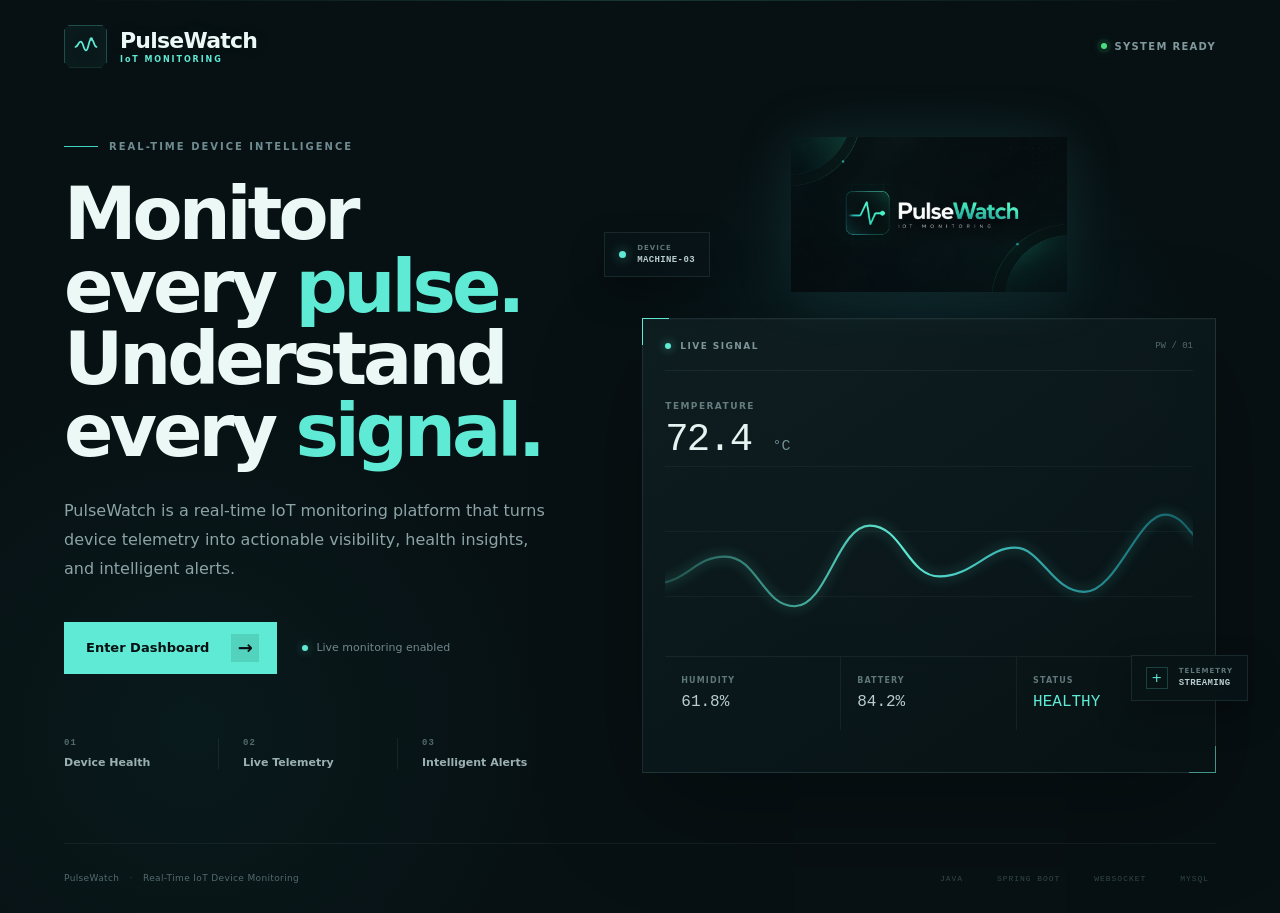
<file: src/main/resources/static/landing.html>
<!DOCTYPE html>
<html lang="en">

<head>
    <meta charset="UTF-8">
    <meta name="viewport" content="width=device-width, initial-scale=1.0">

    <title>PulseWatch | IoT Monitoring Platform</title>

    <link rel="stylesheet" href="css/landing.css">
</head>

<body>

    <!-- Background system grid -->
    <div class="background-grid"></div>

    <!-- Ambient visual elements -->
    <div class="ambient ambient-one"></div>
    <div class="ambient ambient-two"></div>


    <main class="landing-page">

        <!-- Navigation -->
        <nav class="landing-nav">

            <a href="/landing.html" class="brand">

                <div class="brand-mark">

                    <svg
                        viewBox="0 0 64 64"
                        aria-hidden="true">

                        <path
                            d="M8 34
                               C14 34 14 22 20 22
                               C26 22 26 42 32 42
                               C38 42 38 16 44 16
                               C50 16 50 34 56 34"
                            fill="none"
                            stroke="currentColor"
                            stroke-width="4"
                            stroke-linecap="round"
                            stroke-linejoin="round" />

                        <circle
                            cx="44"
                            cy="16"
                            r="4"
                            fill="currentColor" />

                    </svg>

                </div>

                <div class="brand-text">
                    <span class="brand-name">
                        PulseWatch
                    </span>

                    <span class="brand-subtitle">
                        IoT MONITORING
                    </span>
                </div>

            </a>


            <div class="nav-status">

                <span class="status-dot"></span>

                <span>
                    SYSTEM READY
                </span>

            </div>

        </nav>


        <!-- Hero -->
        <section class="hero">

            <div class="hero-content">

                <div class="eyebrow">

                    <span class="eyebrow-line"></span>

                    REAL-TIME DEVICE INTELLIGENCE

                </div>


                <h1>

                    Monitor every
                    <span class="accent-text">
                        pulse.
                    </span>

                    <br>

                    Understand every
                    <span class="accent-text">
                        signal.
                    </span>

                </h1>


                <p class="hero-description">

                    PulseWatch is a real-time IoT monitoring platform
                    that turns device telemetry into actionable
                    visibility, health insights, and intelligent alerts.

                </p>


                <div class="hero-actions">

                    <a
                        href="/dashboard.html"
                        class="primary-button">

                        <span>
                            Enter Dashboard
                        </span>

                        <span class="button-arrow">
                            →
                        </span>

                    </a>


                    <div class="secondary-info">

                        <span class="live-indicator"></span>

                        Live monitoring enabled

                    </div>

                </div>


                <!-- Product capabilities -->
                <div class="capabilities">

                    <div class="capability">

                        <span class="capability-number">
                            01
                        </span>

                        <span>
                            Device Health
                        </span>

                    </div>


                    <div class="capability">

                        <span class="capability-number">
                            02
                        </span>

                        <span>
                            Live Telemetry
                        </span>

                    </div>


                    <div class="capability">

                        <span class="capability-number">
                            03
                        </span>

                        <span>
                            Intelligent Alerts
                        </span>

                    </div>

                </div>

            </div>


            <!-- Monitoring visual -->
            <div class="hero-visual">

    <div class="brand-hero-logo">
        <img
            src="images/pulsewatch-logo.png"
            alt="PulseWatch — IoT Monitoring"
        >
    </div>

    <div class="visual-frame">

                    <div class="visual-header">

                        <div class="visual-title">

                            <span class="visual-status"></span>

                            LIVE SIGNAL

                        </div>

                        <span class="visual-id">
                            PW / 01
                        </span>

                    </div>


                    <div class="signal-area">

                        <div class="signal-label signal-label-top">
                            TEMPERATURE
                        </div>

                        <div class="signal-value">
                            72.4
                            <span>°C</span>
                        </div>


                        <svg
                            class="signal-wave"
                            viewBox="0 0 520 190"
                            preserveAspectRatio="none">

                            <defs>

                                <linearGradient
                                    id="signalGradient"
                                    x1="0%"
                                    y1="0%"
                                    x2="100%"
                                    y2="0%">

                                    <stop
                                        offset="0%"
                                        stop-color="#5eead4"
                                        stop-opacity="0.15" />

                                    <stop
                                        offset="45%"
                                        stop-color="#5eead4"
                                        stop-opacity="1" />

                                    <stop
                                        offset="100%"
                                        stop-color="#22d3ee"
                                        stop-opacity="0.3" />

                                </linearGradient>

                            </defs>


                            <path
                                class="wave-glow"
                                d="M0 125
                                   C35 125 40 100 70 100
                                   C100 100 105 145 135 145
                                   C165 145 175 72 205 72
                                   C235 72 240 118 270 118
                                   C300 118 315 92 340 92
                                   C365 92 375 132 405 132
                                   C435 132 455 62 480 62
                                   C500 62 505 88 520 88"
                            />

                            <path
                                class="wave"
                                d="M0 125
                                   C35 125 40 100 70 100
                                   C100 100 105 145 135 145
                                   C165 145 175 72 205 72
                                   C235 72 240 118 270 118
                                   C300 118 315 92 340 92
                                   C365 92 375 132 405 132
                                   C435 132 455 62 480 62
                                   C500 62 505 88 520 88"
                            />

                        </svg>


                        <div class="signal-grid-line line-one"></div>
                        <div class="signal-grid-line line-two"></div>
                        <div class="signal-grid-line line-three"></div>

                    </div>


                    <div class="visual-metrics">

                        <div>

                            <span>
                                HUMIDITY
                            </span>

                            <strong>
                                61.8%
                            </strong>

                        </div>


                        <div>

                            <span>
                                BATTERY
                            </span>

                            <strong>
                                84.2%
                            </strong>

                        </div>


                        <div>

                            <span>
                                STATUS
                            </span>

                            <strong class="healthy">
                                HEALTHY
                            </strong>

                        </div>

                    </div>

                </div>


                <!-- Floating telemetry indicator -->
                <div class="floating-node node-one">

                    <span class="node-pulse"></span>

                    <div>
                        <small>
                            DEVICE
                        </small>

                        <strong>
                            MACHINE-03
                        </strong>
                    </div>

                </div>


                <div class="floating-node node-two">

                    <span class="node-icon">
                        +
                    </span>

                    <div>
                        <small>
                            TELEMETRY
                        </small>

                        <strong>
                            STREAMING
                        </strong>
                    </div>

                </div>

            </div>

        </section>


        <!-- Bottom information -->
        <footer class="landing-footer">

            <div>
                PulseWatch
                <span>
                    ·
                </span>
                Real-Time IoT Device Monitoring
            </div>


            <div class="footer-right">

                <span>
                    JAVA
                </span>

                <span>
                    SPRING BOOT
                </span>

                <span>
                    WEBSOCKET
                </span>

                <span>
                    MYSQL
                </span>

            </div>

        </footer>

    </main>

</body>

</html>
</file>
<file: src/main/resources/static/css/landing.css>
/* =========================================================
   PULSEWATCH — LANDING PAGE
   Visual Foundation
   ========================================================= */


/* =========================
   RESET
   ========================= */

* {
    box-sizing: border-box;
    margin: 0;
    padding: 0;
}


html {
    scroll-behavior: smooth;
}


body {
    min-height: 100vh;
    background: #071013;
    color: #e7f4f2;
    font-family:
        Inter,
        ui-sans-serif,
        system-ui,
        -apple-system,
        BlinkMacSystemFont,
        "Segoe UI",
        sans-serif;

    overflow-x: hidden;
}


a {
    color: inherit;
    text-decoration: none;
}


/* =========================
   PAGE BACKGROUND
   ========================= */

.landing-page {
    position: relative;
    min-height: 100vh;
    overflow: hidden;

    background:
        radial-gradient(
            circle at 72% 42%,
            rgba(34, 211, 238, 0.08),
            transparent 28%
        ),
        radial-gradient(
            circle at 15% 80%,
            rgba(45, 212, 191, 0.05),
            transparent 30%
        ),
        #071013;
}


/* Technical grid */

.background-grid {
    position: fixed;
    inset: 0;

    pointer-events: none;

    background-image:
        linear-gradient(
            rgba(148, 163, 184, 0.035) 1px,
            transparent 1px
        ),
        linear-gradient(
            90deg,
            rgba(148, 163, 184, 0.035) 1px,
            transparent 1px
        );

    background-size: 54px 54px;

    mask-image:
        linear-gradient(
            to bottom,
            black 0%,
            rgba(0, 0, 0, 0.7) 65%,
            transparent 100%
        );
}


/* Ambient lights */

.ambient {
    position: absolute;

    border-radius: 50%;

    pointer-events: none;

    filter: blur(100px);
}


.ambient-one {
    width: 420px;
    height: 420px;

    right: -180px;
    top: 120px;

    background: rgba(34, 211, 238, 0.08);
}


.ambient-two {
    width: 300px;
    height: 300px;

    left: -150px;
    bottom: 40px;

    background: rgba(45, 212, 191, 0.05);
}


/* =========================
   MAIN CONTAINER
   ========================= */

.landing-page {
    padding: 0 5vw;
}


.landing-page::before {
    content: "";

    position: absolute;

    top: 0;
    left: 5vw;
    right: 5vw;

    height: 1px;

    background:
        linear-gradient(
            90deg,
            transparent,
            rgba(94, 234, 212, 0.18),
            transparent
        );
}


/* =========================
   NAVIGATION
   ========================= */

.landing-nav {
    position: relative;
    z-index: 10;

    max-width: 1440px;
    margin: 0 auto;

    min-height: 92px;

    display: flex;
    align-items: center;
    justify-content: space-between;
}


.brand {
    display: flex;
    align-items: center;
    gap: 13px;
}


.brand-mark {
    width: 43px;
    height: 43px;

    display: grid;
    place-items: center;

    color: #5eead4;

    border: 1px solid rgba(94, 234, 212, 0.25);

    background:
        rgba(94, 234, 212, 0.035);

    box-shadow:
        inset 0 0 25px rgba(94, 234, 212, 0.035);

    clip-path:
        polygon(
            12% 0,
            88% 0,
            100% 12%,
            100% 88%,
            88% 100%,
            12% 100%,
            0 88%,
            0 12%
        );
}


.brand-mark svg {
    width: 28px;
    height: 28px;
}


.brand-text {
    display: flex;
    flex-direction: column;
    gap: 2px;
}


.brand-name {
    font-size: 22px;
    font-weight: 750;
    letter-spacing: -0.035em;
    color: #ecf8f6;

     text-shadow:
        0 0 24px rgba(94, 234, 212, 0.08);
}


.brand-subtitle {
    font-size: 8px;
    font-weight: 650;
    letter-spacing: 0.24em;
    color:#5eead4;
}


.nav-status {
    display: flex;
    align-items: center;
    gap: 8px;

    font-size: 10px;
    font-weight: 600;
    letter-spacing: 0.13em;

    color: #7f999c;
}


.status-dot {
    width: 6px;
    height: 6px;

    border-radius: 50%;

    background: #4ade80;

    box-shadow:
        0 0 0 4px rgba(74, 222, 128, 0.07),
        0 0 12px rgba(74, 222, 128, 0.45);

    animation: statusPulse 2.5s ease-in-out infinite;
}


@keyframes statusPulse {

    0%,
    100% {
        opacity: 0.55;
    }

    50% {
        opacity: 1;
    }
}


/* =========================
   HERO
   ========================= */

.hero {
    position: relative;
    z-index: 2;

    max-width: 1440px;
    min-height: calc(100vh - 92px - 70px);

    margin: 0 auto;

    display: grid;
    grid-template-columns:
        minmax(0, 0.92fr)
        minmax(440px, 1.08fr);

    align-items: center;

    gap: clamp(50px, 7vw, 120px);

    padding:
        45px
        0
        70px;
}


.hero-content {
    max-width: 700px;
}


.eyebrow {
    display: flex;
    align-items: center;
    gap: 11px;

    margin-bottom: 26px;

    color: #6f8c90;

    font-size: 10px;
    font-weight: 700;

    letter-spacing: 0.2em;
}


.eyebrow-line {
    width: 34px;
    height: 1px;

    background: #3dd6c1;
}


.hero h1 {
    max-width: 720px;

    font-size:
        clamp(
            48px,
            5.7vw,
            82px
        );

    line-height: 0.99;

    letter-spacing: -0.055em;

    font-weight: 650;

    color: #ecf8f6;
}


.accent-text {
    color: #5eead4;
}


.hero-description {
    max-width: 580px;

    margin-top: 30px;

    color: #8da4a7;

    font-size: 16px;
    line-height: 1.8;
}


.hero-actions {
    display: flex;
    align-items: center;
    gap: 25px;

    margin-top: 38px;
}


.primary-button {
    min-height: 52px;

    display: inline-flex;
    align-items: center;
    gap: 22px;

    padding:
        0
        18px
        0
        22px;

    color: #061012;

    background: #5eead4;

    font-size: 13px;
    font-weight: 750;

    transition:
        transform 180ms ease,
        background 180ms ease,
        box-shadow 180ms ease;
}


.primary-button:hover {
    transform: translateY(-2px);

    background: #7af2df;

    box-shadow:
        0 12px 35px rgba(94, 234, 212, 0.12);
}


.button-arrow {
    width: 28px;
    height: 28px;

    display: grid;
    place-items: center;

    background: rgba(4, 34, 34, 0.12);

    font-size: 18px;

    transition:
        transform 180ms ease;
}


.primary-button:hover .button-arrow {
    transform: translateX(3px);
}


.secondary-info {
    display: flex;
    align-items: center;
    gap: 8px;

    color: #71888b;

    font-size: 11px;
}


.live-indicator {
    width: 6px;
    height: 6px;

    border-radius: 50%;

    background: #5eead4;

    box-shadow:
        0 0 10px rgba(94, 234, 212, 0.45);
}


/* =========================
   CAPABILITIES
   ========================= */

.capabilities {
    display: flex;
    gap: 0;

    margin-top: 64px;
}


.capability {
    min-width: 155px;

    display: flex;
    flex-direction: column;
    gap: 8px;

    padding-right: 24px;
    margin-right: 24px;

    border-right:
        1px solid rgba(125, 155, 158, 0.13);

    color: #9bb0b2;

    font-size: 11px;
    font-weight: 550;
}


.capability:last-child {
    border-right: none;
}


.capability-number {
    color: #526a6d;

    font-family:
        "SFMono-Regular",
        Consolas,
        monospace;

    font-size: 9px;
    letter-spacing: 0.12em;
}


/* =========================
   HERO VISUAL
   ========================= */

.hero-visual {
    position: relative;

    width: 100%;
    max-width: 660px;

    justify-self: end;
}


.visual-frame {
    position: relative;

    width: 100%;

    min-height: 455px;

    padding: 22px;

    border:
        1px solid rgba(118, 157, 160, 0.18);

    background:
        linear-gradient(
            145deg,
            rgba(15, 30, 33, 0.94),
            rgba(7, 18, 21, 0.92)
        );

    box-shadow:
        0 35px 100px rgba(0, 0, 0, 0.28),
        inset 0 1px 0 rgba(255, 255, 255, 0.025);
}


/* Frame corner markers */

.visual-frame::before,
.visual-frame::after {
    content: "";

    position: absolute;

    width: 26px;
    height: 26px;

    pointer-events: none;
}


.visual-frame::before {
    top: -1px;
    left: -1px;

    border-top: 1px solid #5eead4;
    border-left: 1px solid #5eead4;
}


.visual-frame::after {
    right: -1px;
    bottom: -1px;

    border-right: 1px solid rgba(94, 234, 212, 0.55);
    border-bottom: 1px solid rgba(94, 234, 212, 0.55);
}


.visual-header {
    display: flex;
    align-items: center;
    justify-content: space-between;

    padding-bottom: 19px;

    border-bottom:
        1px solid rgba(125, 155, 158, 0.1);
}


.visual-title {
    display: flex;
    align-items: center;
    gap: 9px;

    color: #7d9598;

    font-size: 9px;
    font-weight: 700;

    letter-spacing: 0.16em;
}


.visual-status {
    width: 6px;
    height: 6px;

    border-radius: 50%;

    background: #5eead4;

    box-shadow:
        0 0 10px rgba(94, 234, 212, 0.65);
}


.visual-id {
    color: #526a6d;

    font-family:
        "SFMono-Regular",
        Consolas,
        monospace;

    font-size: 9px;
}


/* =========================
   SIGNAL AREA
   ========================= */

.signal-area {
    position: relative;

    height: 285px;

    overflow: hidden;

    padding:
        30px
        0
        0;
}


.signal-label {
    position: relative;
    z-index: 2;

    color: #657d80;

    font-size: 9px;
    font-weight: 700;

    letter-spacing: 0.16em;
}


.signal-value {
    position: relative;
    z-index: 2;

    margin-top: 7px;

    color: #e4f4f1;

    font-family:
        "SFMono-Regular",
        Consolas,
        monospace;

    font-size: 39px;
    font-weight: 500;

    letter-spacing: -0.05em;
}


.signal-value span {
    color: #719094;

    font-size: 15px;

    letter-spacing: 0;
}


/* Signal grid */

.signal-grid-line {
    position: absolute;
    left: 0;
    right: 0;

    height: 1px;

    background:
        rgba(113, 144, 148, 0.08);
}


.line-one {
    top: 95px;
}


.line-two {
    top: 160px;
}


.line-three {
    top: 225px;
}


/* Signal waveform */

.signal-wave {
    position: absolute;

    left: -15px;
    right: -15px;
    bottom: 0;

    width: calc(100% + 30px);
    height: 210px;
}


.wave {
    fill: none;

    stroke:
        url(#signalGradient);

    stroke-width: 2;

    stroke-linecap: round;

    stroke-dasharray: 900;

    stroke-dashoffset: 0;

    animation:
        signalFlow 7s linear infinite;
}


.wave-glow {
    fill: none;

    stroke: rgba(94, 234, 212, 0.12);

    stroke-width: 8;

    stroke-linecap: round;

    filter: blur(5px);
}


@keyframes signalFlow {

    from {
        stroke-dashoffset: 0;
    }

    to {
        stroke-dashoffset: -900;
    }
}


/* =========================
   VISUAL METRICS
   ========================= */

.visual-metrics {
    display: grid;
    grid-template-columns: repeat(3, 1fr);

    border-top:
        1px solid rgba(125, 155, 158, 0.1);
}


.visual-metrics > div {
    display: flex;
    flex-direction: column;
    gap: 8px;

    padding:
        19px
        16px;

    border-right:
        1px solid rgba(125, 155, 158, 0.1);
}


.visual-metrics > div:last-child {
    border-right: none;
}


.visual-metrics span {
    color: #60777a;

    font-size: 8px;
    font-weight: 700;

    letter-spacing: 0.14em;
}


.visual-metrics strong {
    color: #b9cdcf;

    font-family:
        "SFMono-Regular",
        Consolas,
        monospace;

    font-size: 16px;

    font-weight: 500;
}


.visual-metrics .healthy {
    color: #5eead4;
}


/* =========================
   FLOATING NODES
   ========================= */

.floating-node {
    position: absolute;
    z-index: 5;

    display: flex;
    align-items: center;
    gap: 11px;

    padding: 11px 14px;

    border:
        1px solid rgba(118, 157, 160, 0.16);

    background:
        rgba(8, 20, 23, 0.88);

    backdrop-filter: blur(12px);

    box-shadow:
        0 15px 35px rgba(0, 0, 0, 0.25);
}


.floating-node small {
    display: block;

    margin-bottom: 3px;

    color: #5f777a;

    font-size: 7px;
    font-weight: 700;

    letter-spacing: 0.14em;
}


.floating-node strong {
    display: block;

    color: #b9cdcf;

    font-family:
        "SFMono-Regular",
        Consolas,
        monospace;

    font-size: 9px;

    letter-spacing: 0.04em;
}


.node-one {
    left: -38px;
    top: 95px;
}


.node-two {
    right: -32px;
    bottom: 72px;
}


.node-pulse {
    width: 7px;
    height: 7px;

    border-radius: 50%;

    background: #5eead4;

    box-shadow:
        0 0 12px rgba(94, 234, 212, 0.6);
}


.node-icon {
    width: 22px;
    height: 22px;

    display: grid;
    place-items: center;

    color: #5eead4;

    border:
        1px solid rgba(94, 234, 212, 0.22);

    font-size: 13px;
}


/* =========================
   FOOTER
   ========================= */

.landing-footer {
    position: relative;
    z-index: 5;

    max-width: 1440px;

    min-height: 70px;

    margin: 0 auto;

    display: flex;
    align-items: center;
    justify-content: space-between;

    border-top:
        1px solid rgba(125, 155, 158, 0.1);

    color: #536a6d;

    font-size: 9px;

    letter-spacing: 0.04em;
}


.landing-footer span {
    margin: 0 7px;

    color: #31484b;
}


.footer-right {
    display: flex;
    gap: 20px;

    font-family:
        "SFMono-Regular",
        Consolas,
        monospace;

    font-size: 8px;

    letter-spacing: 0.12em;
}


/* =========================
   RESPONSIVE
   ========================= */

@media (max-width: 1100px) {

    .hero {
        grid-template-columns: 1fr;

        gap: 60px;

        padding-top: 60px;
    }


    .hero-content {
        max-width: 760px;
    }


    .hero-visual {
        justify-self: center;

        max-width: 720px;
    }


    .node-one {
        left: -20px;
    }


    .node-two {
        right: -20px;
    }
}


@media (max-width: 700px) {

    .landing-page {
        padding: 0 22px;
    }


    .landing-nav {
        min-height: 78px;
    }


    .nav-status {
        display: none;
    }


    .hero {
        min-height: auto;

        padding:
            55px
            0
            45px;
    }


    .hero h1 {
        font-size: 48px;
    }


    .hero-description {
        font-size: 14px;
    }


    .hero-actions {
        align-items: flex-start;
        flex-direction: column;

        gap: 18px;
    }


    .capabilities {
        flex-direction: column;

        gap: 18px;

        margin-top: 48px;
    }


    .capability {
        min-width: auto;

        padding:
            0
            0
            15px;

        margin: 0;

        border-right: none;

        border-bottom:
            1px solid rgba(125, 155, 158, 0.13);
    }


    .visual-frame {
        min-height: 400px;

        padding: 16px;
    }


    .signal-area {
        height: 240px;
    }


    .signal-value {
        font-size: 32px;
    }


    .floating-node {
        display: none;
    }


    .visual-metrics > div {
        padding:
            15px 8px;
    }


    .visual-metrics strong {
        font-size: 13px;
    }


    .landing-footer {
        align-items: flex-start;
        flex-direction: column;

        gap: 15px;

        padding:
            20px
            0;
    }


    .footer-right {
        flex-wrap: wrap;

        gap: 10px;
    }
}


@media (prefers-reduced-motion: reduce) {

    *,
    *::before,
    *::after {
        scroll-behavior: auto !important;

        animation-duration: 0.01ms !important;
        animation-iteration-count: 1 !important;
    }
}

/* =========================
   PULSEWATCH BRAND LOGO
   ABOVE MONITORING PANEL
   ========================= */

.hero-visual {
    display: flex;
    flex-direction: column;
    align-items: center;
}


.brand-hero-logo {
    position: relative;

    width: 48%;

    margin-bottom: 26px;

    z-index: 5;

    pointer-events: none;

    opacity: 1;

    filter:
        drop-shadow(
            0 0 28px
            rgba(94, 234, 212, 0.10)
        );
}


.brand-hero-logo img {
    display: block;

    width: 100%;
    height: auto;

    object-fit: contain;
}


/* Monitoring panel is now completely separate */

.visual-frame {
    position: relative;

    z-index: 4;

    width: 100%;
}
</file>
